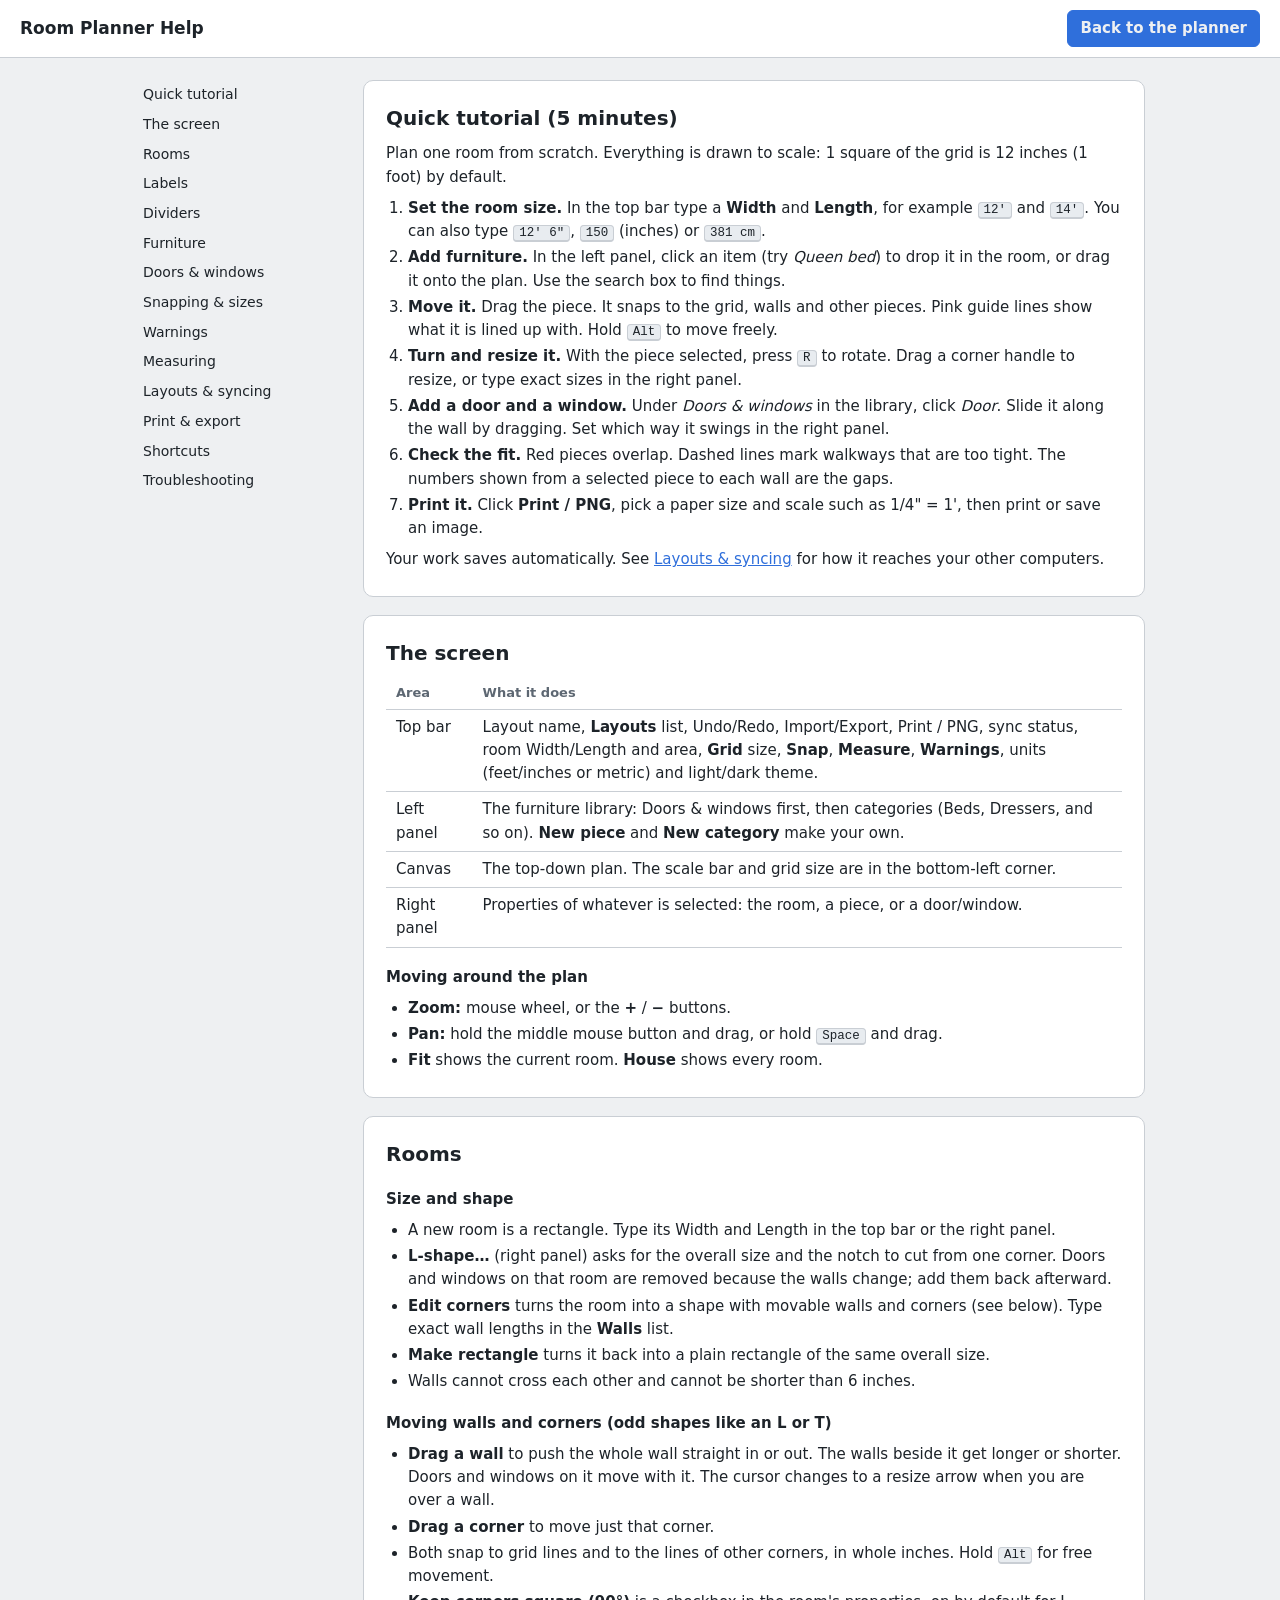
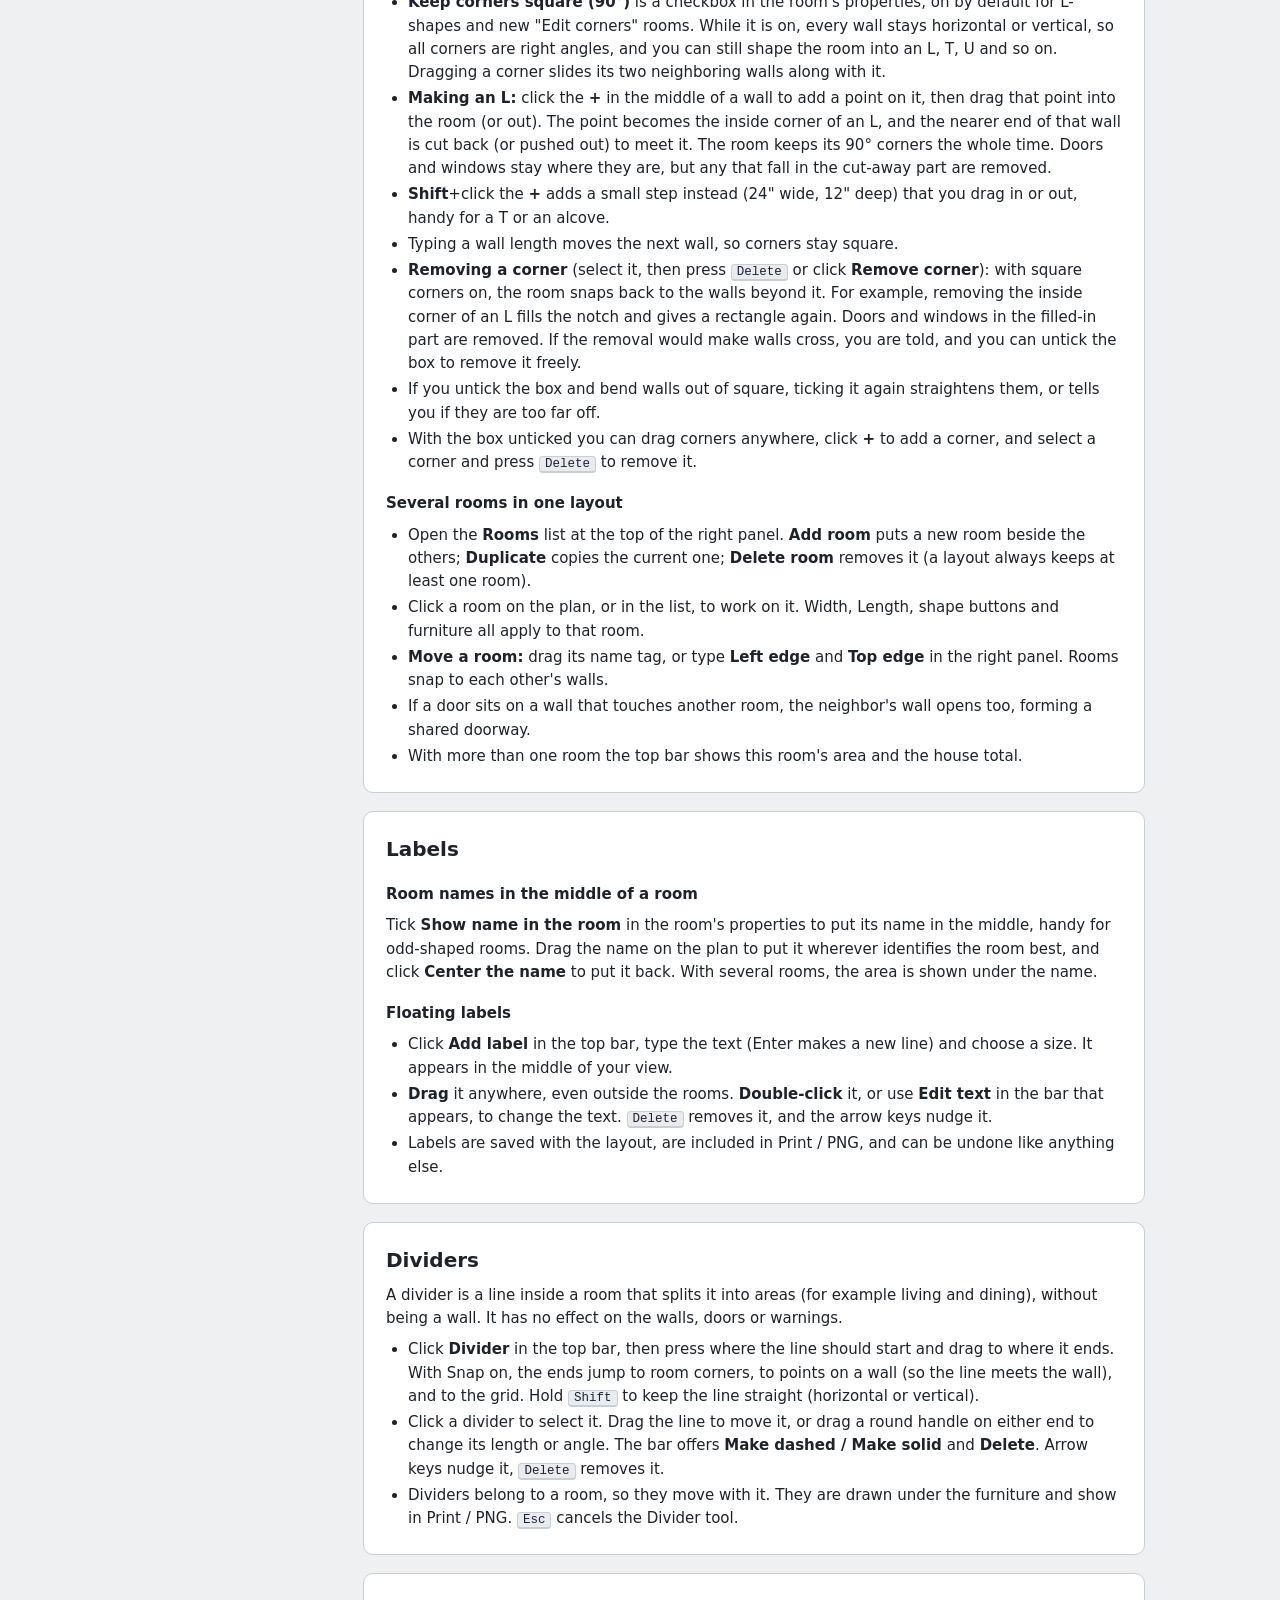
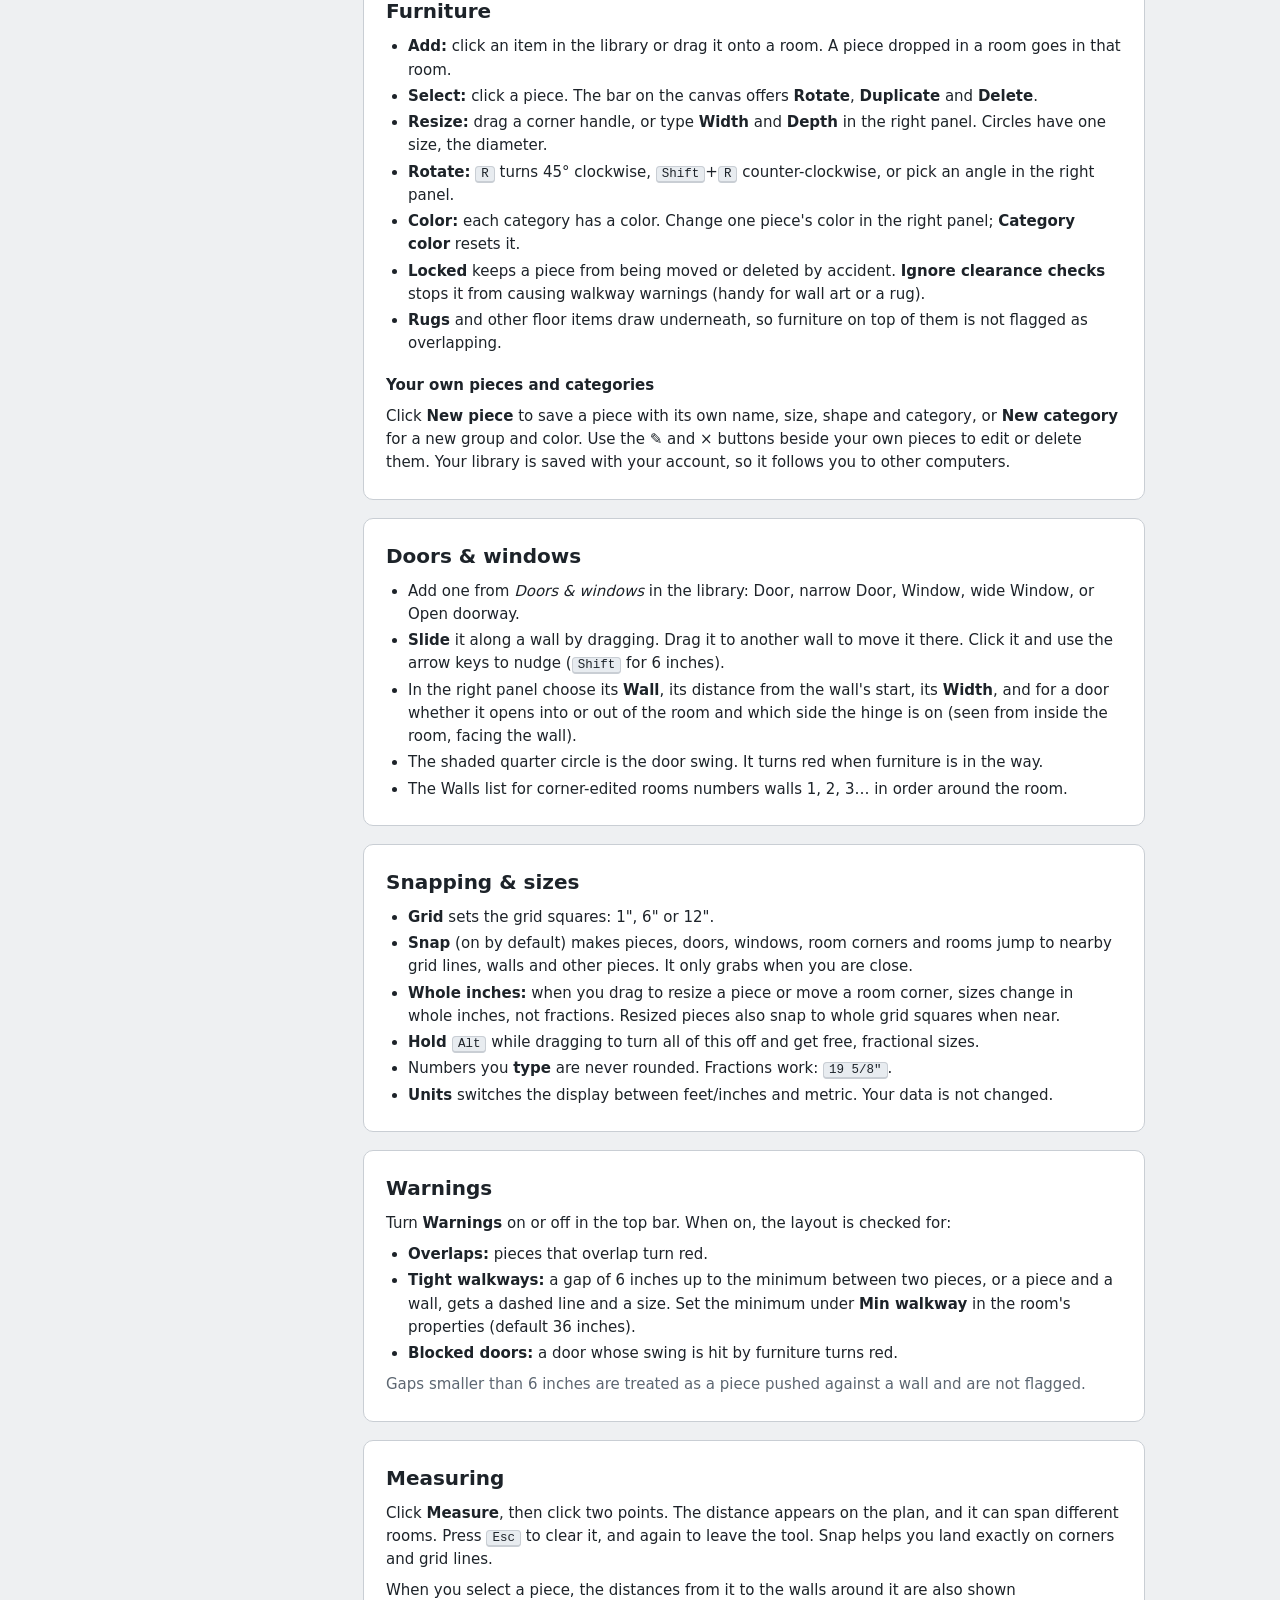
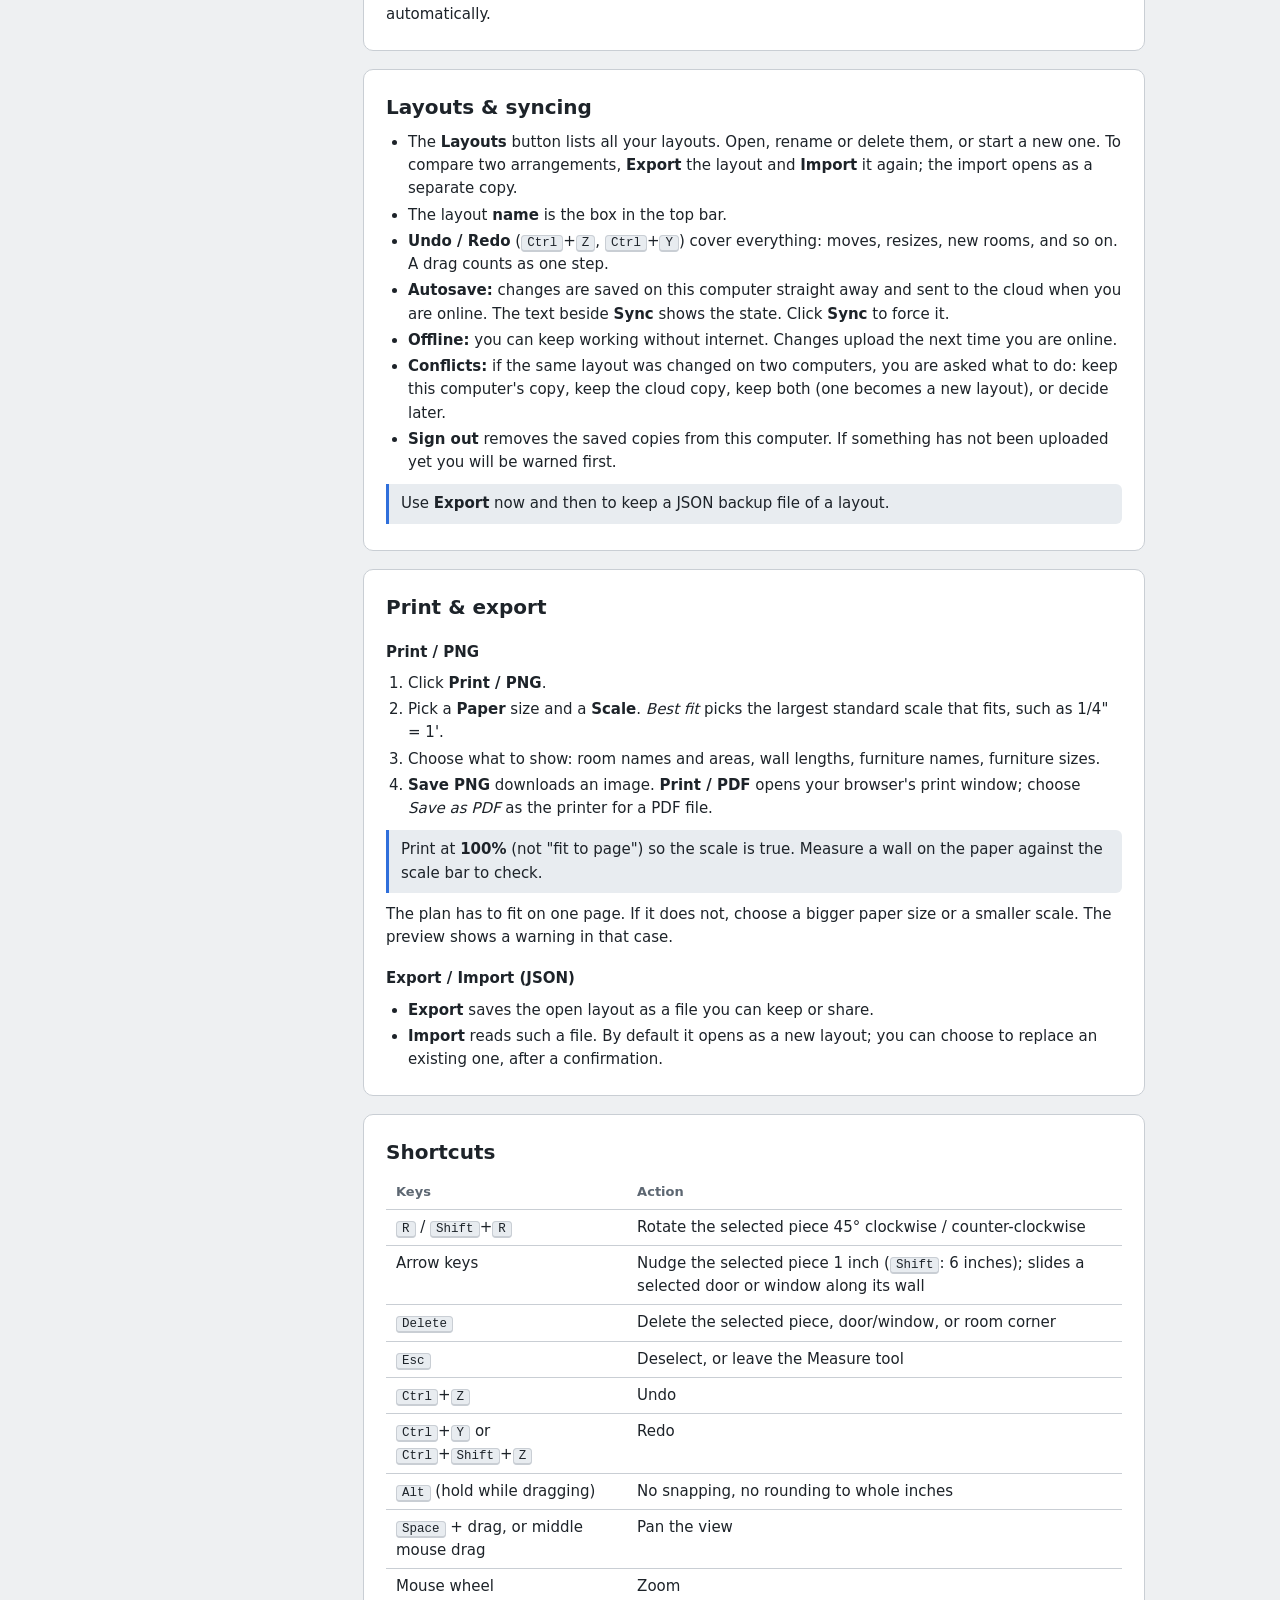
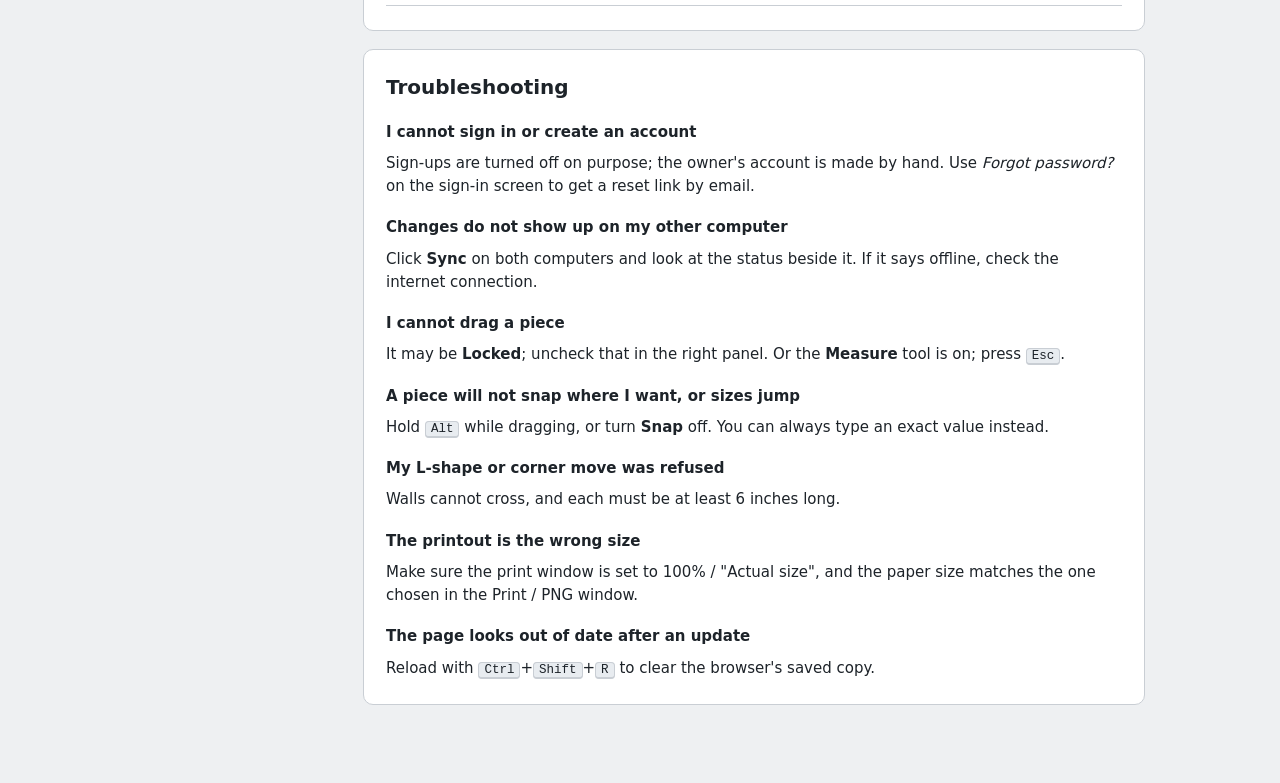
<file: help.html>
<!doctype html>
<html lang="en">
<head>
  <meta charset="utf-8">
  <meta name="viewport" content="width=device-width, initial-scale=1">
  <title>Room Planner Help</title>
  <link rel="icon" href="data:,">
  <style>
    :root {
      --bg: #eef0f2; --panel: #ffffff; --border: #c9ced4; --text: #1d2329; --muted: #5d6772;
      --accent: #2f6fdb; --code: #e8ecf0; color-scheme: light;
    }
    @media (prefers-color-scheme: dark) {
      :root:not([data-theme="light"]) {
        --bg: #14171a; --panel: #1e2327; --border: #39414a; --text: #e6e9ec; --muted: #9aa5b1;
        --accent: #6ea0ff; --code: #2b3238; color-scheme: dark;
      }
    }
    :root[data-theme="dark"] {
      --bg: #14171a; --panel: #1e2327; --border: #39414a; --text: #e6e9ec; --muted: #9aa5b1;
      --accent: #6ea0ff; --code: #2b3238; color-scheme: dark;
    }
    * { box-sizing: border-box; }
    html { scroll-behavior: smooth; }
    body { margin: 0; background: var(--bg); color: var(--text); font: 15px/1.55 system-ui, -apple-system, "Segoe UI", Roboto, sans-serif; }
    a { color: var(--accent); }
    header.top { position: sticky; top: 0; z-index: 2; display: flex; align-items: center; gap: 14px; padding: 10px 20px; background: var(--panel); border-bottom: 1px solid var(--border); }
    header.top h1 { font-size: 17px; margin: 0; flex: 1; }
    .back { padding: 6px 12px; border: 1px solid var(--accent); border-radius: 6px; text-decoration: none; background: var(--accent); color: var(--bg); font-weight: 600; }
    .layout { display: flex; gap: 28px; max-width: 1050px; margin: 0 auto; padding: 22px 20px 60px; align-items: flex-start; }
    nav { position: sticky; top: 70px; flex: 0 0 200px; font-size: 14px; }
    nav a { display: block; padding: 4px 8px; border-radius: 6px; text-decoration: none; color: var(--text); }
    nav a:hover { background: var(--panel); }
    main { flex: 1; min-width: 0; }
    section { background: var(--panel); border: 1px solid var(--border); border-radius: 10px; padding: 6px 22px 16px; margin-bottom: 18px; scroll-margin-top: 70px; }
    h2 { font-size: 20px; margin: 16px 0 6px; }
    h3 { font-size: 15px; margin: 18px 0 4px; }
    p { margin: 8px 0; }
    ul, ol { margin: 8px 0; padding-left: 22px; }
    li { margin: 3px 0; }
    kbd { background: var(--code); border: 1px solid var(--border); border-bottom-width: 2px; border-radius: 4px; padding: 0 5px; font: 12.5px ui-monospace, Consolas, monospace; }
    .tip { border-left: 3px solid var(--accent); background: var(--code); padding: 8px 12px; border-radius: 0 6px 6px 0; margin: 10px 0; }
    table { border-collapse: collapse; width: 100%; margin: 8px 0; }
    th, td { text-align: left; padding: 6px 10px; border-bottom: 1px solid var(--border); vertical-align: top; }
    th { color: var(--muted); font-weight: 600; font-size: 13px; }
    .muted { color: var(--muted); }
    @media (max-width: 800px) { nav { display: none; } .layout { padding: 14px 12px 40px; } section { padding: 4px 14px 12px; } }
  </style>
  <script>
    try { var t = localStorage.getItem('rp-theme'); if (t === 'light' || t === 'dark') document.documentElement.setAttribute('data-theme', t); } catch (e) { /* ignore */ }
  </script>
</head>
<body>
  <header class="top">
    <h1>Room Planner Help</h1>
    <a class="back" href="./">Back to the planner</a>
  </header>

  <div class="layout">
    <nav aria-label="Help sections">
      <a href="#tutorial">Quick tutorial</a>
      <a href="#screen">The screen</a>
      <a href="#rooms">Rooms</a>
      <a href="#labels">Labels</a>
      <a href="#dividers">Dividers</a>
      <a href="#furniture">Furniture</a>
      <a href="#openings">Doors &amp; windows</a>
      <a href="#snapping">Snapping &amp; sizes</a>
      <a href="#warnings">Warnings</a>
      <a href="#measure">Measuring</a>
      <a href="#layouts">Layouts &amp; syncing</a>
      <a href="#output">Print &amp; export</a>
      <a href="#keys">Shortcuts</a>
      <a href="#faq">Troubleshooting</a>
    </nav>

    <main>
      <section id="tutorial">
        <h2>Quick tutorial (5 minutes)</h2>
        <p>Plan one room from scratch. Everything is drawn to scale: 1 square of the grid is 12 inches (1 foot) by default.</p>
        <ol>
          <li><b>Set the room size.</b> In the top bar type a <b>Width</b> and <b>Length</b>, for example <kbd>12'</kbd> and <kbd>14'</kbd>. You can also type <kbd>12' 6"</kbd>, <kbd>150</kbd> (inches) or <kbd>381 cm</kbd>.</li>
          <li><b>Add furniture.</b> In the left panel, click an item (try <i>Queen bed</i>) to drop it in the room, or drag it onto the plan. Use the search box to find things.</li>
          <li><b>Move it.</b> Drag the piece. It snaps to the grid, walls and other pieces. Pink guide lines show what it is lined up with. Hold <kbd>Alt</kbd> to move freely.</li>
          <li><b>Turn and resize it.</b> With the piece selected, press <kbd>R</kbd> to rotate. Drag a corner handle to resize, or type exact sizes in the right panel.</li>
          <li><b>Add a door and a window.</b> Under <i>Doors &amp; windows</i> in the library, click <i>Door</i>. Slide it along the wall by dragging. Set which way it swings in the right panel.</li>
          <li><b>Check the fit.</b> Red pieces overlap. Dashed lines mark walkways that are too tight. The numbers shown from a selected piece to each wall are the gaps.</li>
          <li><b>Print it.</b> Click <b>Print / PNG</b>, pick a paper size and scale such as 1/4" = 1', then print or save an image.</li>
        </ol>
        <p>Your work saves automatically. See <a href="#layouts">Layouts &amp; syncing</a> for how it reaches your other computers.</p>
      </section>

      <section id="screen">
        <h2>The screen</h2>
        <table>
          <tr><th>Area</th><th>What it does</th></tr>
          <tr><td>Top bar</td><td>Layout name, <b>Layouts</b> list, Undo/Redo, Import/Export, Print / PNG, sync status, room Width/Length and area, <b>Grid</b> size, <b>Snap</b>, <b>Measure</b>, <b>Warnings</b>, units (feet/inches or metric) and light/dark theme.</td></tr>
          <tr><td>Left panel</td><td>The furniture library: Doors &amp; windows first, then categories (Beds, Dressers, and so on). <b>New piece</b> and <b>New category</b> make your own.</td></tr>
          <tr><td>Canvas</td><td>The top-down plan. The scale bar and grid size are in the bottom-left corner.</td></tr>
          <tr><td>Right panel</td><td>Properties of whatever is selected: the room, a piece, or a door/window.</td></tr>
        </table>
        <h3>Moving around the plan</h3>
        <ul>
          <li><b>Zoom:</b> mouse wheel, or the <b>+</b> / <b>&minus;</b> buttons.</li>
          <li><b>Pan:</b> hold the middle mouse button and drag, or hold <kbd>Space</kbd> and drag.</li>
          <li><b>Fit</b> shows the current room. <b>House</b> shows every room.</li>
        </ul>
      </section>

      <section id="rooms">
        <h2>Rooms</h2>
        <h3>Size and shape</h3>
        <ul>
          <li>A new room is a rectangle. Type its Width and Length in the top bar or the right panel.</li>
          <li><b>L-shape&hellip;</b> (right panel) asks for the overall size and the notch to cut from one corner. Doors and windows on that room are removed because the walls change; add them back afterward.</li>
          <li><b>Edit corners</b> turns the room into a shape with movable walls and corners (see below). Type exact wall lengths in the <b>Walls</b> list.</li>
          <li><b>Make rectangle</b> turns it back into a plain rectangle of the same overall size.</li>
          <li>Walls cannot cross each other and cannot be shorter than 6 inches.</li>
        </ul>
        <h3>Moving walls and corners (odd shapes like an L or T)</h3>
        <ul>
          <li><b>Drag a wall</b> to push the whole wall straight in or out. The walls beside it get longer or shorter. Doors and windows on it move with it. The cursor changes to a resize arrow when you are over a wall.</li>
          <li><b>Drag a corner</b> to move just that corner.</li>
          <li>Both snap to grid lines and to the lines of other corners, in whole inches. Hold <kbd>Alt</kbd> for free movement.</li>
          <li><b>Keep corners square (90&deg;)</b> is a checkbox in the room's properties, on by default for L-shapes and new "Edit corners" rooms. While it is on, every wall stays horizontal or vertical, so all corners are right angles, and you can still shape the room into an L, T, U and so on. Dragging a corner slides its two neighboring walls along with it.</li>
          <li><b>Making an L:</b> click the <b>+</b> in the middle of a wall to add a point on it, then drag that point into the room (or out). The point becomes the inside corner of an L, and the nearer end of that wall is cut back (or pushed out) to meet it. The room keeps its 90&deg; corners the whole time. Doors and windows stay where they are, but any that fall in the cut-away part are removed.</li>
          <li><b>Shift</b>+click the <b>+</b> adds a small step instead (24" wide, 12" deep) that you drag in or out, handy for a T or an alcove.</li>
          <li>Typing a wall length moves the next wall, so corners stay square.</li>
          <li><b>Removing a corner</b> (select it, then press <kbd>Delete</kbd> or click <b>Remove corner</b>): with square corners on, the room snaps back to the walls beyond it. For example, removing the inside corner of an L fills the notch and gives a rectangle again. Doors and windows in the filled-in part are removed. If the removal would make walls cross, you are told, and you can untick the box to remove it freely.</li>
          <li>If you untick the box and bend walls out of square, ticking it again straightens them, or tells you if they are too far off.</li>
          <li>With the box unticked you can drag corners anywhere, click <b>+</b> to add a corner, and select a corner and press <kbd>Delete</kbd> to remove it.</li>
        </ul>
        <h3>Several rooms in one layout</h3>
        <ul>
          <li>Open the <b>Rooms</b> list at the top of the right panel. <b>Add room</b> puts a new room beside the others; <b>Duplicate</b> copies the current one; <b>Delete room</b> removes it (a layout always keeps at least one room).</li>
          <li>Click a room on the plan, or in the list, to work on it. Width, Length, shape buttons and furniture all apply to that room.</li>
          <li><b>Move a room:</b> drag its name tag, or type <b>Left edge</b> and <b>Top edge</b> in the right panel. Rooms snap to each other's walls.</li>
          <li>If a door sits on a wall that touches another room, the neighbor's wall opens too, forming a shared doorway.</li>
          <li>With more than one room the top bar shows this room's area and the house total.</li>
        </ul>
      </section>

      <section id="labels">
        <h2>Labels</h2>
        <h3>Room names in the middle of a room</h3>
        <p>Tick <b>Show name in the room</b> in the room's properties to put its name in the middle, handy for odd-shaped rooms. Drag the name on the plan to put it wherever identifies the room best, and click <b>Center the name</b> to put it back. With several rooms, the area is shown under the name.</p>
        <h3>Floating labels</h3>
        <ul>
          <li>Click <b>Add label</b> in the top bar, type the text (Enter makes a new line) and choose a size. It appears in the middle of your view.</li>
          <li><b>Drag</b> it anywhere, even outside the rooms. <b>Double-click</b> it, or use <b>Edit text</b> in the bar that appears, to change the text. <kbd>Delete</kbd> removes it, and the arrow keys nudge it.</li>
          <li>Labels are saved with the layout, are included in Print / PNG, and can be undone like anything else.</li>
        </ul>
      </section>

      <section id="dividers">
        <h2>Dividers</h2>
        <p>A divider is a line inside a room that splits it into areas (for example living and dining), without being a wall. It has no effect on the walls, doors or warnings.</p>
        <ul>
          <li>Click <b>Divider</b> in the top bar, then press where the line should start and drag to where it ends. With Snap on, the ends jump to room corners, to points on a wall (so the line meets the wall), and to the grid. Hold <kbd>Shift</kbd> to keep the line straight (horizontal or vertical).</li>
          <li>Click a divider to select it. Drag the line to move it, or drag a round handle on either end to change its length or angle. The bar offers <b>Make dashed / Make solid</b> and <b>Delete</b>. Arrow keys nudge it, <kbd>Delete</kbd> removes it.</li>
          <li>Dividers belong to a room, so they move with it. They are drawn under the furniture and show in Print / PNG. <kbd>Esc</kbd> cancels the Divider tool.</li>
        </ul>
      </section>

      <section id="furniture">
        <h2>Furniture</h2>
        <ul>
          <li><b>Add:</b> click an item in the library or drag it onto a room. A piece dropped in a room goes in that room.</li>
          <li><b>Select:</b> click a piece. The bar on the canvas offers <b>Rotate</b>, <b>Duplicate</b> and <b>Delete</b>.</li>
          <li><b>Resize:</b> drag a corner handle, or type <b>Width</b> and <b>Depth</b> in the right panel. Circles have one size, the diameter.</li>
          <li><b>Rotate:</b> <kbd>R</kbd> turns 45&deg; clockwise, <kbd>Shift</kbd>+<kbd>R</kbd> counter-clockwise, or pick an angle in the right panel.</li>
          <li><b>Color:</b> each category has a color. Change one piece's color in the right panel; <b>Category color</b> resets it.</li>
          <li><b>Locked</b> keeps a piece from being moved or deleted by accident. <b>Ignore clearance checks</b> stops it from causing walkway warnings (handy for wall art or a rug).</li>
          <li><b>Rugs</b> and other floor items draw underneath, so furniture on top of them is not flagged as overlapping.</li>
        </ul>
        <h3>Your own pieces and categories</h3>
        <p>Click <b>New piece</b> to save a piece with its own name, size, shape and category, or <b>New category</b> for a new group and color. Use the &#x270E; and &times; buttons beside your own pieces to edit or delete them. Your library is saved with your account, so it follows you to other computers.</p>
      </section>

      <section id="openings">
        <h2>Doors &amp; windows</h2>
        <ul>
          <li>Add one from <i>Doors &amp; windows</i> in the library: Door, narrow Door, Window, wide Window, or Open doorway.</li>
          <li><b>Slide</b> it along a wall by dragging. Drag it to another wall to move it there. Click it and use the arrow keys to nudge (<kbd>Shift</kbd> for 6 inches).</li>
          <li>In the right panel choose its <b>Wall</b>, its distance from the wall's start, its <b>Width</b>, and for a door whether it opens into or out of the room and which side the hinge is on (seen from inside the room, facing the wall).</li>
          <li>The shaded quarter circle is the door swing. It turns red when furniture is in the way.</li>
          <li>The Walls list for corner-edited rooms numbers walls 1, 2, 3&hellip; in order around the room.</li>
        </ul>
      </section>

      <section id="snapping">
        <h2>Snapping &amp; sizes</h2>
        <ul>
          <li><b>Grid</b> sets the grid squares: 1", 6" or 12".</li>
          <li><b>Snap</b> (on by default) makes pieces, doors, windows, room corners and rooms jump to nearby grid lines, walls and other pieces. It only grabs when you are close.</li>
          <li><b>Whole inches:</b> when you drag to resize a piece or move a room corner, sizes change in whole inches, not fractions. Resized pieces also snap to whole grid squares when near.</li>
          <li><b>Hold <kbd>Alt</kbd></b> while dragging to turn all of this off and get free, fractional sizes.</li>
          <li>Numbers you <b>type</b> are never rounded. Fractions work: <kbd>19 5/8"</kbd>.</li>
          <li><b>Units</b> switches the display between feet/inches and metric. Your data is not changed.</li>
        </ul>
      </section>

      <section id="warnings">
        <h2>Warnings</h2>
        <p>Turn <b>Warnings</b> on or off in the top bar. When on, the layout is checked for:</p>
        <ul>
          <li><b>Overlaps:</b> pieces that overlap turn red.</li>
          <li><b>Tight walkways:</b> a gap of 6 inches up to the minimum between two pieces, or a piece and a wall, gets a dashed line and a size. Set the minimum under <b>Min walkway</b> in the room's properties (default 36 inches).</li>
          <li><b>Blocked doors:</b> a door whose swing is hit by furniture turns red.</li>
        </ul>
        <p class="muted">Gaps smaller than 6 inches are treated as a piece pushed against a wall and are not flagged.</p>
      </section>

      <section id="measure">
        <h2>Measuring</h2>
        <p>Click <b>Measure</b>, then click two points. The distance appears on the plan, and it can span different rooms. Press <kbd>Esc</kbd> to clear it, and again to leave the tool. Snap helps you land exactly on corners and grid lines.</p>
        <p>When you select a piece, the distances from it to the walls around it are also shown automatically.</p>
      </section>

      <section id="layouts">
        <h2>Layouts &amp; syncing</h2>
        <ul>
          <li>The <b>Layouts</b> button lists all your layouts. Open, rename or delete them, or start a new one. To compare two arrangements, <b>Export</b> the layout and <b>Import</b> it again; the import opens as a separate copy.</li>
          <li>The layout <b>name</b> is the box in the top bar.</li>
          <li><b>Undo / Redo</b> (<kbd>Ctrl</kbd>+<kbd>Z</kbd>, <kbd>Ctrl</kbd>+<kbd>Y</kbd>) cover everything: moves, resizes, new rooms, and so on. A drag counts as one step.</li>
          <li><b>Autosave:</b> changes are saved on this computer straight away and sent to the cloud when you are online. The text beside <b>Sync</b> shows the state. Click <b>Sync</b> to force it.</li>
          <li><b>Offline:</b> you can keep working without internet. Changes upload the next time you are online.</li>
          <li><b>Conflicts:</b> if the same layout was changed on two computers, you are asked what to do: keep this computer's copy, keep the cloud copy, keep both (one becomes a new layout), or decide later.</li>
          <li><b>Sign out</b> removes the saved copies from this computer. If something has not been uploaded yet you will be warned first.</li>
        </ul>
        <div class="tip">Use <b>Export</b> now and then to keep a JSON backup file of a layout.</div>
      </section>

      <section id="output">
        <h2>Print &amp; export</h2>
        <h3>Print / PNG</h3>
        <ol>
          <li>Click <b>Print / PNG</b>.</li>
          <li>Pick a <b>Paper</b> size and a <b>Scale</b>. <i>Best fit</i> picks the largest standard scale that fits, such as 1/4" = 1'.</li>
          <li>Choose what to show: room names and areas, wall lengths, furniture names, furniture sizes.</li>
          <li><b>Save PNG</b> downloads an image. <b>Print / PDF</b> opens your browser's print window; choose <i>Save as PDF</i> as the printer for a PDF file.</li>
        </ol>
        <div class="tip">Print at <b>100%</b> (not "fit to page") so the scale is true. Measure a wall on the paper against the scale bar to check.</div>
        <p>The plan has to fit on one page. If it does not, choose a bigger paper size or a smaller scale. The preview shows a warning in that case.</p>
        <h3>Export / Import (JSON)</h3>
        <ul>
          <li><b>Export</b> saves the open layout as a file you can keep or share.</li>
          <li><b>Import</b> reads such a file. By default it opens as a new layout; you can choose to replace an existing one, after a confirmation.</li>
        </ul>
      </section>

      <section id="keys">
        <h2>Shortcuts</h2>
        <table>
          <tr><th>Keys</th><th>Action</th></tr>
          <tr><td><kbd>R</kbd> / <kbd>Shift</kbd>+<kbd>R</kbd></td><td>Rotate the selected piece 45&deg; clockwise / counter-clockwise</td></tr>
          <tr><td>Arrow keys</td><td>Nudge the selected piece 1 inch (<kbd>Shift</kbd>: 6 inches); slides a selected door or window along its wall</td></tr>
          <tr><td><kbd>Delete</kbd></td><td>Delete the selected piece, door/window, or room corner</td></tr>
          <tr><td><kbd>Esc</kbd></td><td>Deselect, or leave the Measure tool</td></tr>
          <tr><td><kbd>Ctrl</kbd>+<kbd>Z</kbd></td><td>Undo</td></tr>
          <tr><td><kbd>Ctrl</kbd>+<kbd>Y</kbd> or <kbd>Ctrl</kbd>+<kbd>Shift</kbd>+<kbd>Z</kbd></td><td>Redo</td></tr>
          <tr><td><kbd>Alt</kbd> (hold while dragging)</td><td>No snapping, no rounding to whole inches</td></tr>
          <tr><td><kbd>Space</kbd> + drag, or middle mouse drag</td><td>Pan the view</td></tr>
          <tr><td>Mouse wheel</td><td>Zoom</td></tr>
        </table>
      </section>

      <section id="faq">
        <h2>Troubleshooting</h2>
        <h3>I cannot sign in or create an account</h3>
        <p>Sign-ups are turned off on purpose; the owner's account is made by hand. Use <i>Forgot password?</i> on the sign-in screen to get a reset link by email.</p>
        <h3>Changes do not show up on my other computer</h3>
        <p>Click <b>Sync</b> on both computers and look at the status beside it. If it says offline, check the internet connection.</p>
        <h3>I cannot drag a piece</h3>
        <p>It may be <b>Locked</b>; uncheck that in the right panel. Or the <b>Measure</b> tool is on; press <kbd>Esc</kbd>.</p>
        <h3>A piece will not snap where I want, or sizes jump</h3>
        <p>Hold <kbd>Alt</kbd> while dragging, or turn <b>Snap</b> off. You can always type an exact value instead.</p>
        <h3>My L-shape or corner move was refused</h3>
        <p>Walls cannot cross, and each must be at least 6 inches long.</p>
        <h3>The printout is the wrong size</h3>
        <p>Make sure the print window is set to 100% / "Actual size", and the paper size matches the one chosen in the Print / PNG window.</p>
        <h3>The page looks out of date after an update</h3>
        <p>Reload with <kbd>Ctrl</kbd>+<kbd>Shift</kbd>+<kbd>R</kbd> to clear the browser's saved copy.</p>
      </section>
    </main>
  </div>
</body>
</html>
</file>
